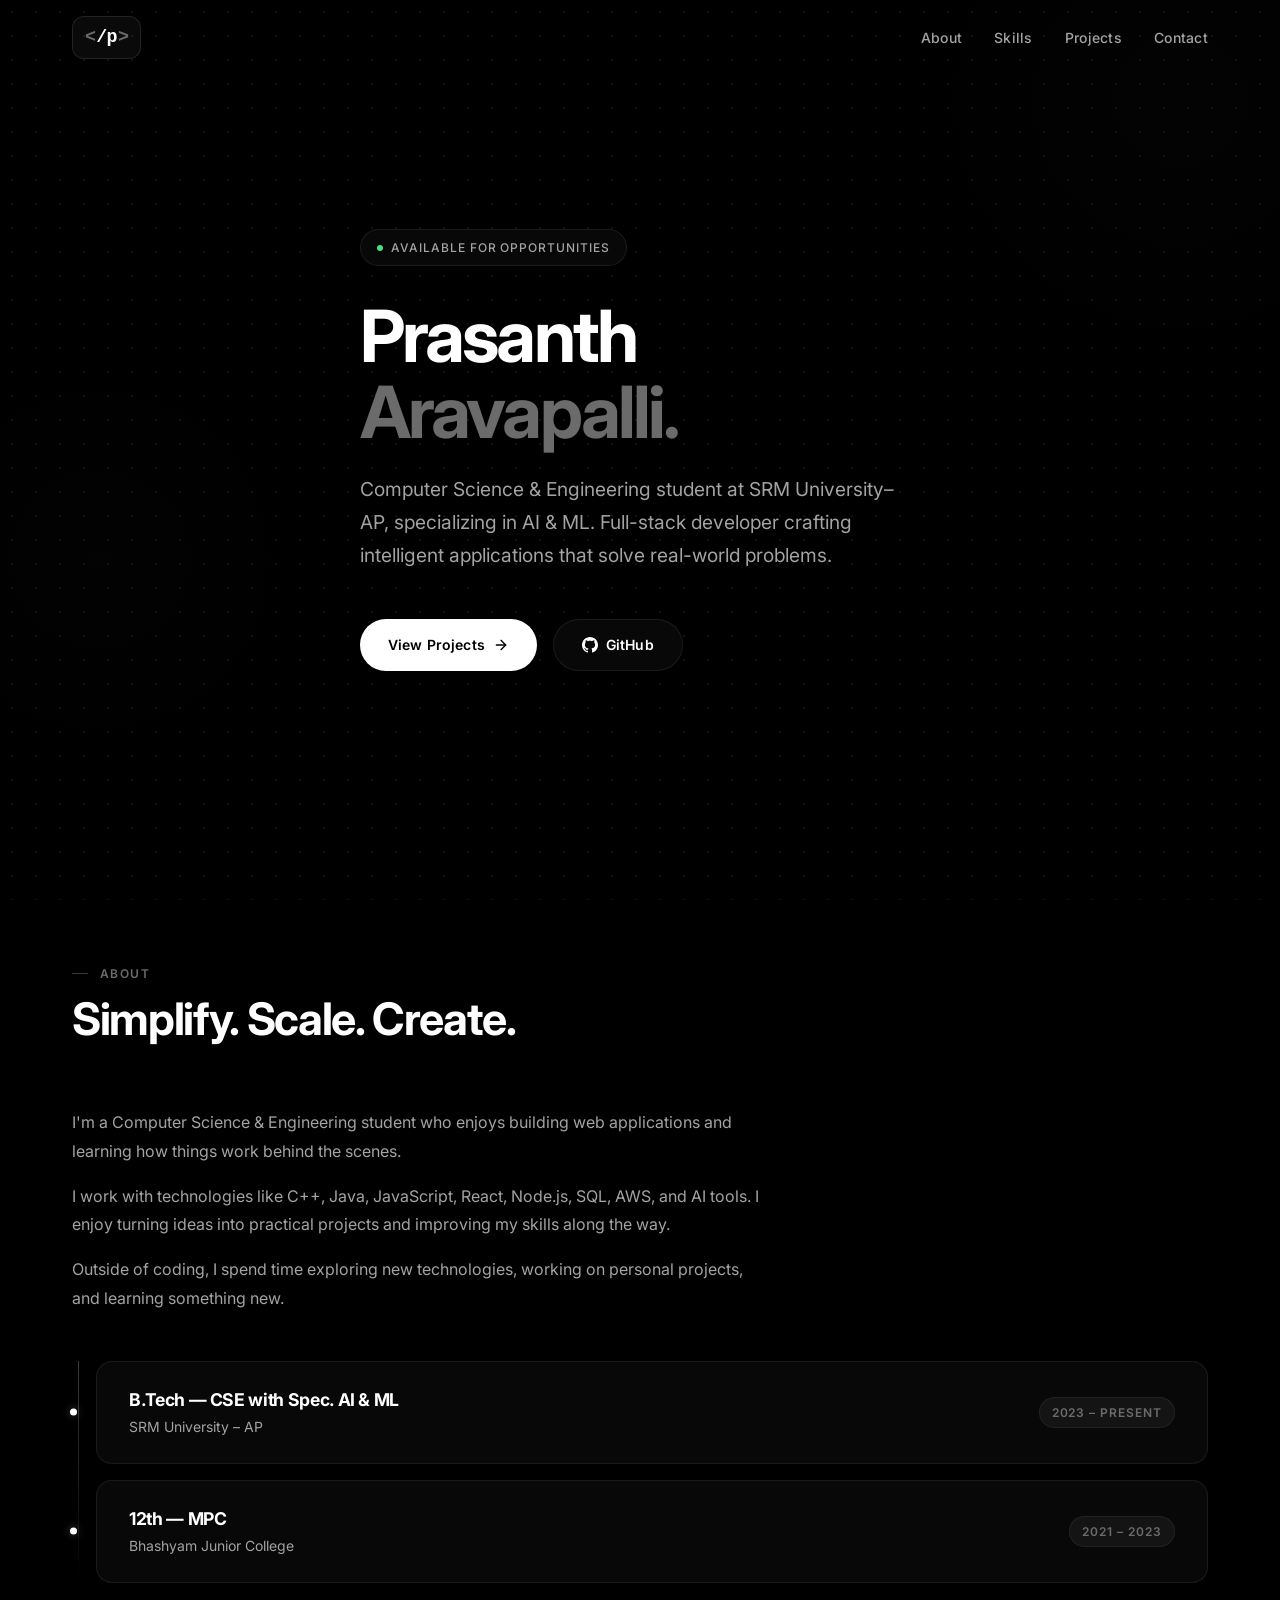
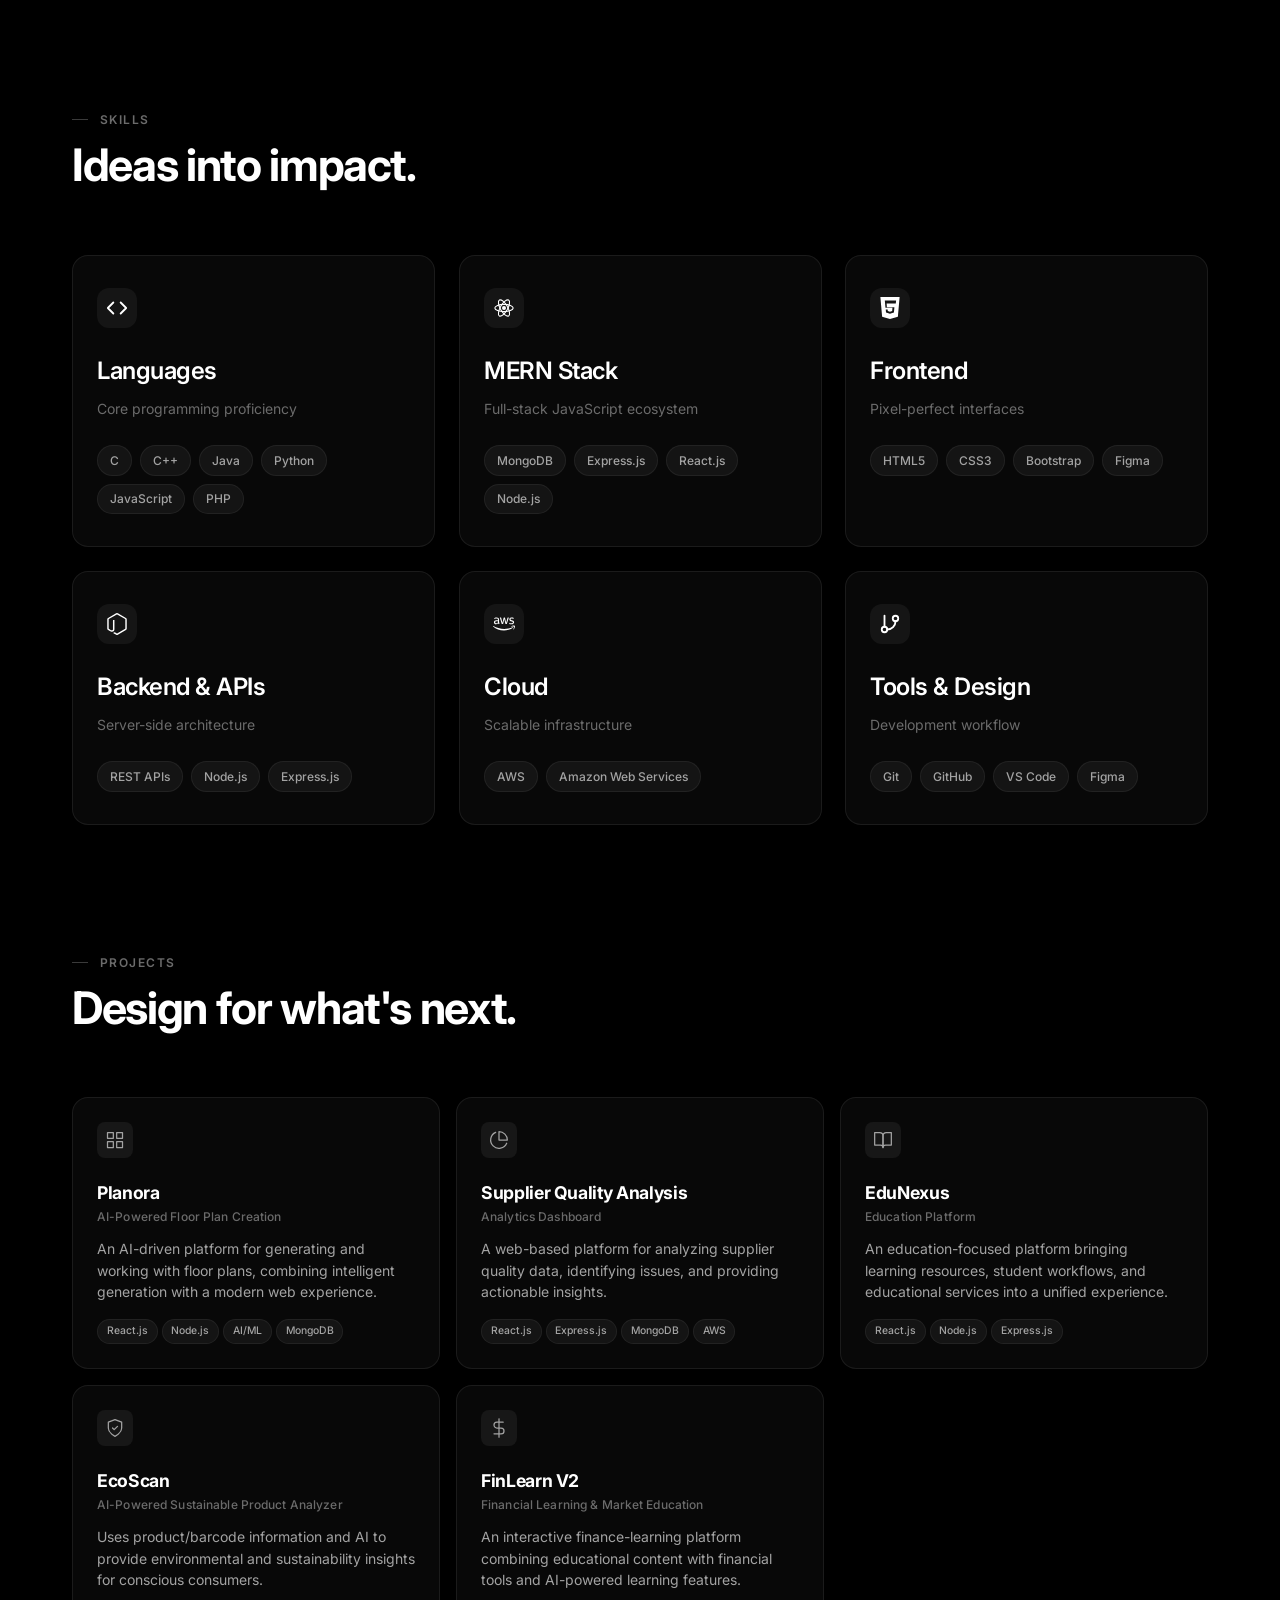
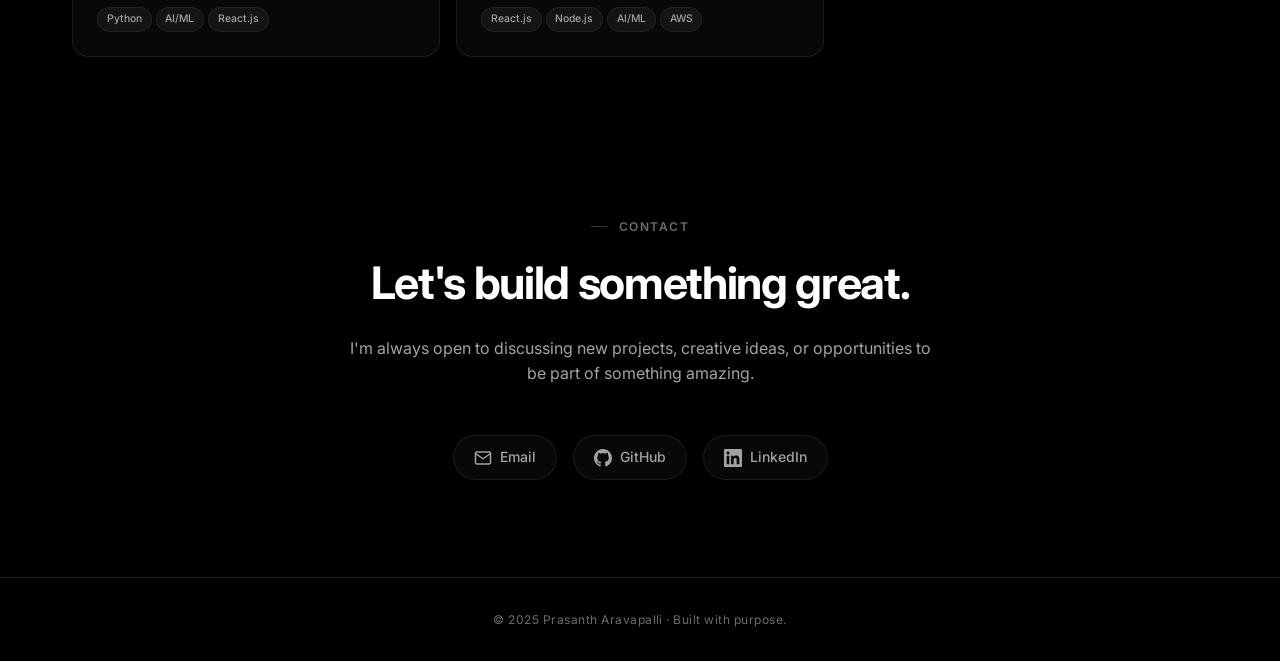
<file: index.html>
<!DOCTYPE html>
<html lang="en">
<head>
  <meta charset="UTF-8" />
  <meta name="viewport" content="width=device-width, initial-scale=1.0" />
  <title>Prasanth Aravapalli — Full-Stack Developer</title>
  <meta name="description" content="Portfolio of Prasanth Aravapalli — Computer Science & Engineering student at SRM University-AP. Full-Stack Developer specializing in MERN Stack, AI-powered applications, and cloud technologies." />

  <!-- Google Fonts — Inter -->
  <link rel="preconnect" href="https://fonts.googleapis.com" />
  <link rel="preconnect" href="https://fonts.gstatic.com" crossorigin />
  <link href="https://fonts.googleapis.com/css2?family=Inter:wght@300;400;500;600;700;800&display=swap" rel="stylesheet" />

  <!-- Styles -->
  <link rel="stylesheet" href="index.css" />

  <!-- Favicon -->
  <link rel="icon" type="image/svg+xml" href="favicon.svg" />
</head>
<body>

  <!-- Ambient Glow Effects -->
  <div class="ambient-glow ambient-glow--1" aria-hidden="true"></div>
  <div class="ambient-glow ambient-glow--2" aria-hidden="true"></div>

  <!-- Cursor Glow Effect -->
  <div class="cursor-glow" id="cursorGlow" aria-hidden="true"></div>

  <!-- ============================================================
       NAVIGATION
       ============================================================ -->
  <nav class="nav" id="nav">
    <div class="container nav__inner">
      <a href="#" class="nav__logo" aria-label="Home">
        <span class="nav__logo-badge">
          <span class="nav__logo-bracket">&lt;</span><span class="nav__logo-text">/p</span><span class="nav__logo-bracket">&gt;</span>
        </span>
      </a>

      <ul class="nav__links" id="navLinks">
        <li><a href="#about" class="nav__link">About</a></li>
        <li><a href="#skills" class="nav__link">Skills</a></li>
        <li><a href="#projects" class="nav__link">Projects</a></li>
        <li><a href="#contact" class="nav__link">Contact</a></li>
      </ul>

      <button class="nav__toggle" id="navToggle" aria-label="Toggle navigation">
        <span></span><span></span><span></span>
      </button>
    </div>
  </nav>

  <!-- ============================================================
       HERO
       ============================================================ -->
  <section class="hero" id="hero">
    <div class="container">
      <div class="hero__content">
        <div class="hero__badge glass">
          <span class="hero__badge-dot"></span>
          Available for opportunities
        </div>

        <h1 class="hero__title">
          Prasanth
          <span>Aravapalli.</span>
        </h1>

        <p class="hero__description">
          Computer Science & Engineering student at SRM University–AP, specializing in AI & ML. Full-stack developer crafting intelligent applications that solve real-world problems.
        </p>

        <div class="hero__actions">
          <a href="#projects" class="btn btn--primary">
            View Projects
            <svg class="btn__icon" viewBox="0 0 24 24" fill="none" stroke="currentColor" stroke-width="2" stroke-linecap="round" stroke-linejoin="round"><line x1="5" y1="12" x2="19" y2="12"/><polyline points="12 5 19 12 12 19"/></svg>
          </a>
          <a href="https://github.com/prash22bit" target="_blank" rel="noopener noreferrer" class="btn btn--glass">
            <svg class="btn__icon" viewBox="0 0 24 24" fill="currentColor"><path d="M12 0c-6.626 0-12 5.373-12 12 0 5.302 3.438 9.8 8.207 11.387.599.111.793-.261.793-.577v-2.234c-3.338.726-4.033-1.416-4.033-1.416-.546-1.387-1.333-1.756-1.333-1.756-1.089-.745.083-.729.083-.729 1.205.084 1.839 1.237 1.839 1.237 1.07 1.834 2.807 1.304 3.492.997.107-.775.418-1.305.762-1.604-2.665-.305-5.467-1.334-5.467-5.931 0-1.311.469-2.381 1.236-3.221-.124-.303-.535-1.524.117-3.176 0 0 1.008-.322 3.301 1.23.957-.266 1.983-.399 3.003-.404 1.02.005 2.047.138 3.006.404 2.291-1.552 3.297-1.23 3.297-1.23.653 1.653.242 2.874.118 3.176.77.84 1.235 1.911 1.235 3.221 0 4.609-2.807 5.624-5.479 5.921.43.372.823 1.102.823 2.222v3.293c0 .319.192.694.801.576 4.765-1.589 8.199-6.086 8.199-11.386 0-6.627-5.373-12-12-12z"/></svg>
            GitHub
          </a>
        </div>
      </div>
    </div>
  </section>

  <!-- ============================================================
       ABOUT
       ============================================================ -->
  <section class="section" id="about">
    <div class="container">
      <div class="section__header reveal">
        <p class="section__label">About</p>
        <h2 class="section__title">Simplify. Scale. Create.</h2>
      </div>

      <div class="about__content reveal">
  <p>
    I'm a Computer Science & Engineering student who enjoys building web applications and learning how things work behind the scenes.
  </p>
  <p>
    I work with technologies like C++, Java, JavaScript, React, Node.js, SQL, AWS, and AI tools. I enjoy turning ideas into practical projects and improving my skills along the way.
  </p>
  <p>
    Outside of coding, I spend time exploring new technologies, working on personal projects, and learning something new.
  </p>
</div>

      <div class="edu__timeline reveal-children" style="margin-top: var(--space-2xl);">

        <div class="edu-card glass">
          <div class="edu-card__dot"></div>
          <div class="edu-card__content">
            <div class="edu-card__header">
              <div>
                <h3 class="edu-card__degree">B.Tech — CSE with Spec. AI & ML</h3>
                <p class="edu-card__school">SRM University – AP</p>
              </div>
              <span class="edu-card__year">2023 – Present</span>
            </div>
          </div>
        </div>

        <div class="edu-card glass">
          <div class="edu-card__dot"></div>
          <div class="edu-card__content">
            <div class="edu-card__header">
              <div>
                <h3 class="edu-card__degree">12th — MPC</h3>
                <p class="edu-card__school">Bhashyam Junior College</p>
              </div>
              <span class="edu-card__year">2021 – 2023</span>
            </div>
          </div>
        </div>

      </div>
    </div>
  </section>

  <!-- ============================================================
       SKILLS
       ============================================================ -->
  <section class="section" id="skills">
    <div class="container">
      <div class="section__header reveal">
        <p class="section__label">Skills</p>
        <h2 class="section__title">Ideas into impact.</h2>
      </div>

      <div class="skills__grid reveal-children">

        <!-- Languages -->
        <div class="skill-card glass">
          <div class="skill-card__icon">
            <svg viewBox="0 0 24 24" width="22" height="22" fill="none" stroke="currentColor" stroke-width="2" stroke-linecap="round" stroke-linejoin="round"><polyline points="16 18 22 12 16 6"/><polyline points="8 6 2 12 8 18"/></svg>
          </div>
          <h3 class="skill-card__title">Languages</h3>
          <p class="skill-card__subtitle">Core programming proficiency</p>
          <div class="skill-card__tags">
            <span class="tag">C</span>
            <span class="tag">C++</span>
            <span class="tag">Java</span>
            <span class="tag">Python</span>
            <span class="tag">JavaScript</span>
            <span class="tag">PHP</span>
          </div>
        </div>

        <!-- MERN Stack -->
        <div class="skill-card glass">
          <div class="skill-card__icon">
            <!-- React atom icon -->
            <svg viewBox="0 0 24 24" width="22" height="22" fill="currentColor"><circle cx="12" cy="12" r="2.2"/><g fill="none" stroke="currentColor" stroke-width="1.2"><ellipse cx="12" cy="12" rx="10" ry="4"/><ellipse cx="12" cy="12" rx="10" ry="4" transform="rotate(60 12 12)"/><ellipse cx="12" cy="12" rx="10" ry="4" transform="rotate(120 12 12)"/></g></svg>
          </div>
          <h3 class="skill-card__title">MERN Stack</h3>
          <p class="skill-card__subtitle">Full-stack JavaScript ecosystem</p>
          <div class="skill-card__tags">
            <span class="tag">MongoDB</span>
            <span class="tag">Express.js</span>
            <span class="tag">React.js</span>
            <span class="tag">Node.js</span>
          </div>
        </div>

        <!-- Frontend -->
        <div class="skill-card glass">
          <div class="skill-card__icon">
            <!-- HTML5 shield -->
            <svg viewBox="0 0 24 24" width="22" height="22" fill="currentColor"><path d="M1.5 0h21l-1.91 21.563L11.977 24l-8.564-2.438L1.5 0zm7.031 9.75l-.232-2.718 10.059.003.076-.914.203-2.129.021-.222H6.345l.698 7.98h7.633l-.327 3.655-2.371.638-2.37-.638-.163-1.81H7.37l.298 3.43 4.31 1.196 4.313-1.197.46-5.248.046-.484H8.531z"/></svg>
          </div>
          <h3 class="skill-card__title">Frontend</h3>
          <p class="skill-card__subtitle">Pixel-perfect interfaces</p>
          <div class="skill-card__tags">
            <span class="tag">HTML5</span>
            <span class="tag">CSS3</span>
            <span class="tag">Bootstrap</span>
            <span class="tag">Figma</span>
          </div>
        </div>

        <!-- Backend & APIs -->
        <div class="skill-card glass">
          <div class="skill-card__icon">
            <!-- Node.js hexagon -->
            <svg viewBox="0 0 24 24" width="22" height="22" fill="currentColor"><path d="M11.998 24c-.321 0-.641-.084-.922-.247l-2.936-1.737c-.438-.245-.224-.332-.08-.383.585-.203.703-.25 1.328-.604.065-.037.151-.023.218.017l2.256 1.339a.29.29 0 00.272 0l8.795-5.076a.277.277 0 00.134-.238V6.921a.28.28 0 00-.137-.242l-8.791-5.072a.278.278 0 00-.271 0L3.075 6.68a.284.284 0 00-.139.241v10.15a.27.27 0 00.138.236l2.409 1.392c1.307.654 2.108-.116 2.108-.89V7.787c0-.142.114-.253.256-.253h1.115c.139 0 .255.112.255.253v10.021c0 1.745-.95 2.745-2.604 2.745-.509 0-.909 0-2.026-.55l-2.306-1.328A1.85 1.85 0 011.36 17.07V6.921c0-.645.344-1.248.911-1.57l8.795-5.08a1.922 1.922 0 011.866 0l8.795 5.08c.567.322.913.926.913 1.57v10.15c0 .645-.349 1.248-.913 1.569l-8.795 5.076c-.28.163-.6.247-.924.247"/></svg>
          </div>
          <h3 class="skill-card__title">Backend & APIs</h3>
          <p class="skill-card__subtitle">Server-side architecture</p>
          <div class="skill-card__tags">
            <span class="tag">REST APIs</span>
            <span class="tag">Node.js</span>
            <span class="tag">Express.js</span>
          </div>
        </div>

        <!-- Cloud -->
        <div class="skill-card glass">
          <div class="skill-card__icon">
            <!-- AWS logo -->
            <svg viewBox="0 0 24 24" width="22" height="22" fill="currentColor"><path d="M6.763 10.036c0 .296.032.535.088.71.064.176.144.368.256.576.04.063.056.127.056.183 0 .08-.048.16-.152.24l-.503.335a.383.383 0 01-.208.072c-.08 0-.16-.04-.239-.112a2.47 2.47 0 01-.287-.374 6.18 6.18 0 01-.248-.467c-.622.734-1.405 1.101-2.347 1.101-.67 0-1.205-.191-1.596-.574-.391-.384-.59-.894-.59-1.533 0-.678.239-1.23.726-1.644.487-.415 1.133-.623 1.955-.623.272 0 .551.024.846.064.296.04.6.104.918.176v-.583c0-.607-.127-1.03-.375-1.277-.255-.248-.686-.367-1.3-.367-.28 0-.568.032-.863.104a6.37 6.37 0 00-.862.288 2.3 2.3 0 01-.28.104.488.488 0 01-.127.024c-.112 0-.168-.08-.168-.247v-.391c0-.128.016-.224.056-.28a.597.597 0 01.224-.167 4.593 4.593 0 011.005-.36 4.84 4.84 0 011.214-.152c.926 0 1.596.21 2.02.631.415.422.626 1.062.626 1.922v2.531zm-3.24 1.214c.263 0 .534-.048.822-.144.287-.096.543-.271.758-.51.128-.152.224-.32.272-.512.047-.191.08-.423.08-.694v-.335a6.66 6.66 0 00-.735-.136 6.02 6.02 0 00-.75-.048c-.535 0-.926.104-1.19.32-.263.215-.39.518-.39.917 0 .375.095.655.295.846.191.2.47.296.838.296zm6.41.862c-.144 0-.24-.024-.304-.08-.064-.048-.12-.16-.168-.311L7.586 5.55a1.398 1.398 0 01-.072-.335c0-.128.064-.2.191-.2h.783c.151 0 .255.025.31.08.065.048.113.16.16.312l1.342 5.284 1.245-5.284c.04-.16.088-.264.151-.312a.549.549 0 01.32-.08h.638c.152 0 .256.025.32.08.063.048.12.16.151.312l1.261 5.348 1.381-5.348c.048-.16.104-.264.16-.312a.52.52 0 01.311-.08h.743c.127 0 .2.065.2.2 0 .04-.009.08-.017.128a1.137 1.137 0 01-.056.216l-1.923 6.17c-.048.16-.104.264-.168.312a.549.549 0 01-.311.08h-.687c-.151 0-.255-.024-.32-.08-.063-.056-.119-.16-.15-.32l-1.238-5.148-1.23 5.14c-.04.16-.087.264-.15.32-.065.056-.177.08-.32.08zm10.256.215c-.415 0-.83-.048-1.229-.143-.399-.096-.71-.2-.918-.32-.128-.071-.216-.151-.248-.222a.555.555 0 01-.048-.224v-.407c0-.167.064-.247.183-.247.048 0 .096.008.144.024.048.016.12.048.2.08.271.12.566.215.878.279.319.064.63.096.95.096.502 0 .894-.088 1.165-.264a.86.86 0 00.415-.758.777.777 0 00-.215-.559c-.144-.151-.415-.287-.807-.414l-1.157-.36c-.583-.183-1.014-.454-1.277-.813a1.902 1.902 0 01-.4-1.158c0-.335.073-.63.216-.886.144-.255.335-.479.575-.654.24-.184.51-.32.83-.415.32-.096.655-.136 1.006-.136.176 0 .359.008.535.032.183.024.35.056.518.088.16.04.312.08.455.127.144.048.256.096.336.144a.69.69 0 01.24.2.43.43 0 01.071.263v.375c0 .168-.064.256-.184.256a.83.83 0 01-.303-.096 3.652 3.652 0 00-1.532-.311c-.455 0-.815.071-1.062.223-.248.152-.375.383-.375.694 0 .224.08.416.24.567.159.152.454.304.878.44l1.134.358c.574.184.99.44 1.237.767.247.327.367.702.367 1.117 0 .343-.072.655-.207.926-.144.272-.335.511-.583.703-.248.2-.543.343-.886.447-.36.111-.734.167-1.142.167z"/><path d="M21.698 16.207c-2.626 1.94-6.442 2.969-9.722 2.969-4.598 0-8.74-1.7-11.87-4.526-.247-.224-.024-.527.271-.351 3.384 1.963 7.559 3.153 11.878 3.153 2.914 0 6.114-.607 9.06-1.852.439-.2.814.287.383.607z"/><path d="M22.792 14.961c-.336-.43-2.22-.207-3.074-.104-.255.032-.295-.192-.063-.36 1.5-1.053 3.967-.75 4.254-.399.287.36-.08 2.826-1.485 4.007-.215.184-.423.088-.327-.151.319-.79 1.03-2.57.695-2.993z"/></svg>
          </div>
          <h3 class="skill-card__title">Cloud</h3>
          <p class="skill-card__subtitle">Scalable infrastructure</p>
          <div class="skill-card__tags">
            <span class="tag">AWS</span>
            <span class="tag">Amazon Web Services</span>
          </div>
        </div>

        <!-- Tools -->
        <div class="skill-card glass">
          <div class="skill-card__icon">
            <!-- Git branch icon -->
            <svg viewBox="0 0 24 24" width="22" height="22" fill="none" stroke="currentColor" stroke-width="2" stroke-linecap="round" stroke-linejoin="round"><line x1="6" y1="3" x2="6" y2="15"/><circle cx="18" cy="6" r="3"/><circle cx="6" cy="18" r="3"/><path d="M18 9a9 9 0 0 1-9 9"/></svg>
          </div>
          <h3 class="skill-card__title">Tools & Design</h3>
          <p class="skill-card__subtitle">Development workflow</p>
          <div class="skill-card__tags">
            <span class="tag">Git</span>
            <span class="tag">GitHub</span>
            <span class="tag">VS Code</span>
            <span class="tag">Figma</span>
          </div>
        </div>

      </div>
    </div>
  </section>


  <!-- ============================================================
       PROJECTS
       ============================================================ -->
  <section class="section" id="projects">
    <div class="container">
      <div class="section__header reveal">
        <p class="section__label">Projects</p>
        <h2 class="section__title">Design for what's next.</h2>
      </div>

      <div class="projects__compact-grid reveal-children">

        <!-- Planora -->
        <a href="https://github.com/prash22bit/planora" target="_blank" rel="noopener noreferrer" class="project-mini glass">
          <div class="project-mini__header">
            <div class="project-mini__icon">
              <svg viewBox="0 0 24 24" width="20" height="20" fill="none" stroke="currentColor" stroke-width="1.5" stroke-linecap="round" stroke-linejoin="round"><rect x="3" y="3" width="7" height="7"/><rect x="14" y="3" width="7" height="7"/><rect x="3" y="14" width="7" height="7"/><rect x="14" y="14" width="7" height="7"/></svg>
            </div>
            <svg class="project-mini__arrow" viewBox="0 0 24 24" width="16" height="16" fill="none" stroke="currentColor" stroke-width="2" stroke-linecap="round" stroke-linejoin="round"><line x1="7" y1="17" x2="17" y2="7"/><polyline points="7 7 17 7 17 17"/></svg>
          </div>
          <h3 class="project-mini__title">Planora</h3>
          <p class="project-mini__subtitle">AI-Powered Floor Plan Creation</p>
          <p class="project-mini__desc">An AI-driven platform for generating and working with floor plans, combining intelligent generation with a modern web experience.</p>
          <div class="project-mini__techs">
            <span class="tag">React.js</span>
            <span class="tag">Node.js</span>
            <span class="tag">AI/ML</span>
            <span class="tag">MongoDB</span>
          </div>
        </a>

        <!-- Supplier Quality Analysis Portal -->
        <a href="https://github.com/prash22bit/supplier-portal" target="_blank" rel="noopener noreferrer" class="project-mini glass">
          <div class="project-mini__header">
            <div class="project-mini__icon">
              <svg viewBox="0 0 24 24" width="20" height="20" fill="none" stroke="currentColor" stroke-width="1.5" stroke-linecap="round" stroke-linejoin="round"><path d="M21.21 15.89A10 10 0 1 1 8 2.83"/><path d="M22 12A10 10 0 0 0 12 2v10z"/></svg>
            </div>
            <svg class="project-mini__arrow" viewBox="0 0 24 24" width="16" height="16" fill="none" stroke="currentColor" stroke-width="2" stroke-linecap="round" stroke-linejoin="round"><line x1="7" y1="17" x2="17" y2="7"/><polyline points="7 7 17 7 17 17"/></svg>
          </div>
          <h3 class="project-mini__title">Supplier Quality Analysis</h3>
          <p class="project-mini__subtitle">Analytics Dashboard</p>
          <p class="project-mini__desc">A web-based platform for analyzing supplier quality data, identifying issues, and providing actionable insights.</p>
          <div class="project-mini__techs">
            <span class="tag">React.js</span>
            <span class="tag">Express.js</span>
            <span class="tag">MongoDB</span>
            <span class="tag">AWS</span>
          </div>
        </a>

        <!-- EduNexus -->
        <a href="https://edunexusv2.vercel.app/auth" target="_blank" rel="noopener noreferrer" class="project-mini glass">
          <div class="project-mini__header">
            <div class="project-mini__icon">
              <svg viewBox="0 0 24 24" width="20" height="20" fill="none" stroke="currentColor" stroke-width="1.5" stroke-linecap="round" stroke-linejoin="round"><path d="M2 3h6a4 4 0 0 1 4 4v14a3 3 0 0 0-3-3H2z"/><path d="M22 3h-6a4 4 0 0 0-4 4v14a3 3 0 0 1 3-3h7z"/></svg>
            </div>
            <svg class="project-mini__arrow" viewBox="0 0 24 24" width="16" height="16" fill="none" stroke="currentColor" stroke-width="2" stroke-linecap="round" stroke-linejoin="round"><line x1="7" y1="17" x2="17" y2="7"/><polyline points="7 7 17 7 17 17"/></svg>
          </div>
          <h3 class="project-mini__title">EduNexus</h3>
          <p class="project-mini__subtitle">Education Platform</p>
          <p class="project-mini__desc">An education-focused platform bringing learning resources, student workflows, and educational services into a unified experience.</p>
          <div class="project-mini__techs">
            <span class="tag">React.js</span>
            <span class="tag">Node.js</span>
            <span class="tag">Express.js</span>
          </div>
        </a>

        <!-- EcoScan -->
        <a href="https://ecoscanv01.vercel.app/" target="_blank" rel="noopener noreferrer" class="project-mini glass">
          <div class="project-mini__header">
            <div class="project-mini__icon">
              <svg viewBox="0 0 24 24" width="20" height="20" fill="none" stroke="currentColor" stroke-width="1.5" stroke-linecap="round" stroke-linejoin="round"><path d="M12 22s8-4 8-10V5l-8-3-8 3v7c0 6 8 10 8 10z"/><path d="M9 12l2 2 4-4"/></svg>
            </div>
            <svg class="project-mini__arrow" viewBox="0 0 24 24" width="16" height="16" fill="none" stroke="currentColor" stroke-width="2" stroke-linecap="round" stroke-linejoin="round"><line x1="7" y1="17" x2="17" y2="7"/><polyline points="7 7 17 7 17 17"/></svg>
          </div>
          <h3 class="project-mini__title">EcoScan</h3>
          <p class="project-mini__subtitle">AI-Powered Sustainable Product Analyzer</p>
          <p class="project-mini__desc">Uses product/barcode information and AI to provide environmental and sustainability insights for conscious consumers.</p>
          <div class="project-mini__techs">
            <span class="tag">Python</span>
            <span class="tag">AI/ML</span>
            <span class="tag">React.js</span>
          </div>
        </a>

        <!-- FinLearn V2 -->
        <a href="https://finance-learning-platform-v2.vercel.app/" target="_blank" rel="noopener noreferrer" class="project-mini glass">
          <div class="project-mini__header">
            <div class="project-mini__icon">
              <svg viewBox="0 0 24 24" width="20" height="20" fill="none" stroke="currentColor" stroke-width="1.5" stroke-linecap="round" stroke-linejoin="round"><line x1="12" y1="1" x2="12" y2="23"/><path d="M17 5H9.5a3.5 3.5 0 0 0 0 7h5a3.5 3.5 0 0 1 0 7H6"/></svg>
            </div>
            <svg class="project-mini__arrow" viewBox="0 0 24 24" width="16" height="16" fill="none" stroke="currentColor" stroke-width="2" stroke-linecap="round" stroke-linejoin="round"><line x1="7" y1="17" x2="17" y2="7"/><polyline points="7 7 17 7 17 17"/></svg>
          </div>
          <h3 class="project-mini__title">FinLearn V2</h3>
          <p class="project-mini__subtitle">Financial Learning & Market Education</p>
          <p class="project-mini__desc">An interactive finance-learning platform combining educational content with financial tools and AI-powered learning features.</p>
          <div class="project-mini__techs">
            <span class="tag">React.js</span>
            <span class="tag">Node.js</span>
            <span class="tag">AI/ML</span>
            <span class="tag">AWS</span>
          </div>
        </a>

      </div>

    </div>
  </section>


  <!-- ============================================================
       CONTACT
       ============================================================ -->
  <section class="contact" id="contact">
    <div class="container">
      <div class="contact__inner reveal">
        <p class="section__label" style="justify-content: center;">Contact</p>
        <h2 class="contact__title">Let's build something great.</h2>
        <p class="contact__desc">
          I'm always open to discussing new projects, creative ideas, or opportunities to be part of something amazing.
        </p>
        <div class="contact__links">
          <a href="mailto:prasantharavapalli26@gmail.com" class="contact__link glass">
            <svg viewBox="0 0 24 24" fill="none" stroke="currentColor" stroke-width="2" stroke-linecap="round" stroke-linejoin="round"><path d="M4 4h16c1.1 0 2 .9 2 2v12c0 1.1-.9 2-2 2H4c-1.1 0-2-.9-2-2V6c0-1.1.9-2 2-2z"/><polyline points="22,6 12,13 2,6"/></svg>
            Email
          </a>
          <a href="https://github.com/prash22bit" target="_blank" rel="noopener noreferrer" class="contact__link glass">
            <svg viewBox="0 0 24 24" fill="currentColor"><path d="M12 0c-6.626 0-12 5.373-12 12 0 5.302 3.438 9.8 8.207 11.387.599.111.793-.261.793-.577v-2.234c-3.338.726-4.033-1.416-4.033-1.416-.546-1.387-1.333-1.756-1.333-1.756-1.089-.745.083-.729.083-.729 1.205.084 1.839 1.237 1.839 1.237 1.07 1.834 2.807 1.304 3.492.997.107-.775.418-1.305.762-1.604-2.665-.305-5.467-1.334-5.467-5.931 0-1.311.469-2.381 1.236-3.221-.124-.303-.535-1.524.117-3.176 0 0 1.008-.322 3.301 1.23.957-.266 1.983-.399 3.003-.404 1.02.005 2.047.138 3.006.404 2.291-1.552 3.297-1.23 3.297-1.23.653 1.653.242 2.874.118 3.176.77.84 1.235 1.911 1.235 3.221 0 4.609-2.807 5.624-5.479 5.921.43.372.823 1.102.823 2.222v3.293c0 .319.192.694.801.576 4.765-1.589 8.199-6.086 8.199-11.386 0-6.627-5.373-12-12-12z"/></svg>
            GitHub
          </a>
          <a href="https://www.linkedin.com/in/prasanth-aravapalli-867178291/" target="_blank" rel="noopener noreferrer" class="contact__link glass">
            <svg viewBox="0 0 24 24" fill="currentColor"><path d="M20.447 20.452h-3.554v-5.569c0-1.328-.027-3.037-1.852-3.037-1.853 0-2.136 1.445-2.136 2.939v5.667H9.351V9h3.414v1.561h.046c.477-.9 1.637-1.85 3.37-1.85 3.601 0 4.267 2.37 4.267 5.455v6.286zM5.337 7.433c-1.144 0-2.063-.926-2.063-2.065 0-1.138.92-2.063 2.063-2.063 1.14 0 2.064.925 2.064 2.063 0 1.139-.925 2.065-2.064 2.065zm1.782 13.019H3.555V9h3.564v11.452zM22.225 0H1.771C.792 0 0 .774 0 1.729v20.542C0 23.227.792 24 1.771 24h20.451C23.2 24 24 23.227 24 22.271V1.729C24 .774 23.2 0 22.222 0h.003z"/></svg>
            LinkedIn
          </a>
        </div>
      </div>
    </div>
  </section>

  <!-- ============================================================
       FOOTER
       ============================================================ -->
  <footer class="footer">
    <div class="container">
      <p class="footer__text">
        © 2025 Prasanth Aravapalli · Built with purpose.
      </p>
    </div>
  </footer>

  <!-- ============================================================
       JAVASCRIPT
       ============================================================ -->
  <script src="main.js"></script>
</body>
</html>
</file>
<file: index.css>
/* ============================================================
   DESIGN SYSTEM — Monochrome Glassmorphism Portfolio
   ============================================================ */

/* ---------- CSS Custom Properties (Tokens) ---------- */
:root {
  /* Color System */
  --clr-bg: #000000;
  --clr-surface: #0a0a0a;
  --clr-elevated: #111111;
  --clr-border: #1f1f1f;
  --clr-muted: #2a2a2a;
  --clr-subtle: #3a3a3a;
  --clr-text-primary: #ffffff;
  --clr-text-secondary: #a3a3a3;
  --clr-text-muted: #6b6b6b;
  --clr-accent: #ffffff;

  /* Glass */
  --glass-bg: rgba(255, 255, 255, 0.03);
  --glass-border: rgba(255, 255, 255, 0.08);
  --glass-blur: 10px;
  --glass-hover-bg: rgba(255, 255, 255, 0.06);

  /* Typography */
  --font-family: 'Inter', system-ui, -apple-system, sans-serif;
  --fs-h1: clamp(2.8rem, 6vw, 4.5rem);
  --fs-h2: clamp(1.8rem, 3.5vw, 3rem);
  --fs-h3: clamp(1.25rem, 2vw, 2rem);
  --fs-h4: 1.5rem;
  --fs-body: 1rem;
  --fs-small: 0.875rem;
  --fs-caption: 0.75rem;

  /* Spacing */
  --space-xs: 0.5rem;
  --space-sm: 0.75rem;
  --space-md: 1rem;
  --space-lg: 1.5rem;
  --space-xl: 2rem;
  --space-2xl: 3rem;
  --space-3xl: 4rem;
  --space-4xl: 6rem;

  /* Radius */
  --radius-sm: 8px;
  --radius-md: 12px;
  --radius-lg: 16px;
  --radius-xl: 24px;
  --radius-full: 9999px;

  /* Transitions */
  --ease-out: cubic-bezier(0.16, 1, 0.3, 1);
  --transition-fast: 0.2s var(--ease-out);
  --transition-medium: 0.4s var(--ease-out);
  --transition-slow: 0.6s var(--ease-out);
}

/* ---------- Reset & Base ---------- */
*,
*::before,
*::after {
  margin: 0;
  padding: 0;
  box-sizing: border-box;
}

html {
  /* Removed scroll-behavior: smooth to eliminate mouse-wheel and trackpad lag/stuck feeling */
  -webkit-font-smoothing: antialiased;
  -moz-osx-font-smoothing: grayscale;
}

body {
  font-family: var(--font-family);
  background: var(--clr-bg);
  color: var(--clr-text-primary);
  font-size: var(--fs-body);
  line-height: 1.6;
  overflow-x: hidden;
  position: relative;
}

/* ---------- Dot Background Texture ---------- */
body::before {
  content: '';
  position: fixed;
  inset: 0;
  background-image: radial-gradient(circle, rgba(255, 255, 255, 0.07) 1.2px, transparent 1.2px);
  background-size: 24px 24px;
  pointer-events: none;
  z-index: 0;
  transform: translateZ(0);
  backface-visibility: hidden;
  will-change: transform;
}

/* Ambient glow blobs - GPU accelerated without heavy 120px filter blur */
.ambient-glow {
  position: fixed;
  border-radius: 50%;
  pointer-events: none;
  z-index: 0;
  opacity: 0.35;
  transform: translateZ(0);
  backface-visibility: hidden;
}

.ambient-glow--1 {
  width: 600px;
  height: 600px;
  background: radial-gradient(circle, rgba(255, 255, 255, 0.045) 0%, rgba(255, 255, 255, 0.015) 45%, transparent 70%);
  top: -200px;
  right: -200px;
  animation: float-glow 20s ease-in-out infinite;
  will-change: transform;
}

.ambient-glow--2 {
  width: 500px;
  height: 500px;
  background: radial-gradient(circle, rgba(255, 255, 255, 0.035) 0%, rgba(255, 255, 255, 0.01) 45%, transparent 70%);
  bottom: 10%;
  left: -150px;
  animation: float-glow 25s ease-in-out infinite reverse;
  will-change: transform;
}

@keyframes float-glow {

  0%,
  100% {
    transform: translate3d(0, 0, 0) scale(1);
  }

  33% {
    transform: translate3d(30px, -20px, 0) scale(1.05);
  }

  66% {
    transform: translate3d(-15px, 15px, 0) scale(0.97);
  }
}

/* ---------- Utility ---------- */
.container {
  max-width: 1200px;
  margin: 0 auto;
  padding: 0 var(--space-xl);
  position: relative;
  z-index: 1;
}

a {
  color: inherit;
  text-decoration: none;
}

img {
  display: block;
  max-width: 100%;
}

/* ---------- Glass Card Mixin ---------- */
.glass {
  background: var(--glass-bg);
  backdrop-filter: blur(var(--glass-blur));
  -webkit-backdrop-filter: blur(var(--glass-blur));
  border: 1px solid var(--glass-border);
  border-radius: var(--radius-lg);
  transform: translateZ(0);
  backface-visibility: hidden;
  transition: background var(--transition-fast), border-color var(--transition-fast), transform var(--transition-fast), box-shadow var(--transition-fast);
}

.glass:hover {
  background: var(--glass-hover-bg);
  border-color: rgba(255, 255, 255, 0.12);
  box-shadow: 0 8px 32px rgba(0, 0, 0, 0.3);
}

/* ============================================================
   NAVIGATION
   ============================================================ */
.nav {
  position: fixed;
  top: 0;
  left: 0;
  right: 0;
  z-index: 100;
  padding: var(--space-md) 0;
  transform: translateZ(0);
  transition: background var(--transition-fast), border-color var(--transition-fast);
}

.nav.scrolled {
  background: rgba(0, 0, 0, 0.75);
  backdrop-filter: blur(12px);
  -webkit-backdrop-filter: blur(12px);
  border-bottom: 1px solid var(--glass-border);
}

.nav__inner {
  display: flex;
  align-items: center;
  justify-content: space-between;
}

.nav__logo {
  display: inline-flex;
  align-items: center;
  text-decoration: none;
}

.nav__logo-badge {
  display: inline-flex;
  align-items: center;
  padding: 0.35rem 0.75rem;
  border-radius: var(--radius-md);
  background: rgba(255, 255, 255, 0.04);
  border: 1px solid rgba(255, 255, 255, 0.1);
  font-family: ui-monospace, 'SF Mono', 'Fira Code', 'Cascadia Code', Menlo, Consolas, monospace;
  font-size: 1.15rem;
  font-weight: 800;
  letter-spacing: -0.04em;
  transition: background var(--transition-fast), border-color var(--transition-fast), transform var(--transition-fast), box-shadow var(--transition-fast);
}

.nav__logo:hover .nav__logo-badge {
  background: rgba(255, 255, 255, 0.08);
  border-color: rgba(255, 255, 255, 0.2);
  transform: translateY(-1px);
  box-shadow: 0 4px 16px rgba(0, 0, 0, 0.4);
}

.nav__logo:active .nav__logo-badge {
  transform: scale(0.96);
}

.nav__logo-bracket {
  color: var(--clr-text-muted);
  transition: color var(--transition-fast);
}

.nav__logo-text {
  color: var(--clr-text-primary);
  margin: 0 1px;
}

.nav__logo:hover .nav__logo-bracket {
  color: var(--clr-text-secondary);
}

@keyframes pulse-dot {

  0%,
  100% {
    opacity: 1;
    transform: scale(1);
  }

  50% {
    opacity: 0.5;
    transform: scale(0.8);
  }
}

.nav__links {
  display: flex;
  list-style: none;
  gap: var(--space-xl);
}

.nav__link {
  font-size: var(--fs-small);
  color: var(--clr-text-secondary);
  font-weight: 500;
  letter-spacing: 0.02em;
  transition: color var(--transition-fast);
  position: relative;
}

.nav__link::after {
  content: '';
  position: absolute;
  bottom: -4px;
  left: 0;
  width: 0;
  height: 1px;
  background: var(--clr-text-primary);
  transition: width var(--transition-medium);
}

.nav__link:hover,
.nav__link.active {
  color: var(--clr-text-primary);
}

.nav__link:hover::after,
.nav__link.active::after {
  width: 100%;
}

/* Mobile menu toggle */
.nav__toggle {
  display: none;
  flex-direction: column;
  gap: 5px;
  background: none;
  border: none;
  cursor: pointer;
  padding: 4px;
}

.nav__toggle span {
  display: block;
  width: 24px;
  height: 2px;
  background: var(--clr-text-primary);
  border-radius: 2px;
  transition: transform var(--transition-fast), opacity var(--transition-fast);
}

.nav__toggle.active span:nth-child(1) {
  transform: rotate(45deg) translate(5px, 5px);
}

.nav__toggle.active span:nth-child(2) {
  opacity: 0;
}

.nav__toggle.active span:nth-child(3) {
  transform: rotate(-45deg) translate(5px, -5px);
}

/* ============================================================
   HERO
   ============================================================ */
.hero {
  min-height: 100vh;
  display: flex;
  align-items: center;
  padding: var(--space-4xl) 0;
  position: relative;
}

.hero__content {
  max-width: 800px;
}

.hero__badge {
  display: inline-flex;
  align-items: center;
  gap: var(--space-xs);
  padding: var(--space-xs) var(--space-md);
  border-radius: var(--radius-full);
  font-size: var(--fs-caption);
  font-weight: 500;
  letter-spacing: 0.08em;
  text-transform: uppercase;
  color: var(--clr-text-secondary);
  margin-bottom: var(--space-xl);
  opacity: 0;
  animation: fade-up 0.8s var(--ease-out) 0.2s forwards;
}

.hero__badge-dot {
  width: 6px;
  height: 6px;
  background: #4ade80;
  border-radius: 50%;
  animation: pulse-dot 2s ease-in-out infinite;
}

.hero__title {
  font-size: var(--fs-h1);
  font-weight: 700;
  line-height: 1.05;
  letter-spacing: -0.04em;
  margin-bottom: var(--space-lg);
  opacity: 0;
  animation: fade-up 0.8s var(--ease-out) 0.4s forwards;
}

.hero__title span {
  display: block;
  color: var(--clr-text-muted);
}

.hero__description {
  font-size: clamp(1rem, 1.5vw, 1.25rem);
  color: var(--clr-text-secondary);
  max-width: 560px;
  line-height: 1.7;
  margin-bottom: var(--space-2xl);
  opacity: 0;
  animation: fade-up 0.8s var(--ease-out) 0.6s forwards;
}

.hero__actions {
  display: flex;
  gap: var(--space-md);
  flex-wrap: wrap;
  opacity: 0;
  animation: fade-up 0.8s var(--ease-out) 0.8s forwards;
}

/* Buttons */
.btn {
  display: inline-flex;
  align-items: center;
  gap: var(--space-xs);
  padding: 0.85rem 1.75rem;
  font-family: var(--font-family);
  font-size: var(--fs-small);
  font-weight: 600;
  border: none;
  border-radius: var(--radius-full);
  cursor: pointer;
  transition: all var(--transition-fast);
  letter-spacing: 0.01em;
}

.btn--primary {
  background: var(--clr-text-primary);
  color: var(--clr-bg);
}

.btn--primary:hover {
  transform: translateY(-2px);
  box-shadow: 0 8px 24px rgba(255, 255, 255, 0.15);
}

.btn--glass {
  background: var(--glass-bg);
  color: var(--clr-text-primary);
  border: 1px solid var(--glass-border);
  backdrop-filter: blur(var(--glass-blur));
  -webkit-backdrop-filter: blur(var(--glass-blur));
}

.btn--glass:hover {
  background: var(--glass-hover-bg);
  border-color: rgba(255, 255, 255, 0.15);
  transform: translateY(-2px);
}

.btn__icon {
  width: 16px;
  height: 16px;
}

/* ============================================================
   SECTION COMMON
   ============================================================ */
.section {
  padding: var(--space-3xl) 0;
  position: relative;
  z-index: 1;
}

.section__header {
  margin-bottom: var(--space-3xl);
}

.section__label {
  font-size: var(--fs-caption);
  font-weight: 600;
  letter-spacing: 0.12em;
  text-transform: uppercase;
  color: var(--clr-text-muted);
  margin-bottom: var(--space-sm);
  display: flex;
  align-items: center;
  gap: var(--space-sm);
}

.section__label::before {
  content: '';
  width: 16px;
  height: 1px;
  background: var(--clr-subtle);
}

.section__title {
  font-size: var(--fs-h2);
  font-weight: 700;
  letter-spacing: -0.03em;
  line-height: 1.1;
}

.section__divider {
  display: none;
}

/* ============================================================
   ABOUT
   ============================================================ */
.about__content {
  max-width: 700px;
}

.about__content p {
  color: var(--clr-text-secondary);
  line-height: 1.8;
  margin-bottom: var(--space-md);
  font-size: clamp(1rem, 1.2vw, 1.1rem);
}

/* ============================================================
   SKILLS
   ============================================================ */
.skills__grid {
  display: grid;
  grid-template-columns: repeat(auto-fit, minmax(280px, 1fr));
  gap: var(--space-lg);
}

.skill-card {
  padding: var(--space-xl) var(--space-lg);
  position: relative;
  overflow: hidden;
}

.skill-card::before {
  content: '';
  position: absolute;
  top: 0;
  left: 0;
  right: 0;
  height: 1px;
  background: linear-gradient(90deg, transparent, rgba(255, 255, 255, 0.1), transparent);
  opacity: 0;
  transition: opacity var(--transition-fast);
}

.skill-card:hover::before {
  opacity: 1;
}

.skill-card__icon {
  width: 40px;
  height: 40px;
  border-radius: var(--radius-md);
  background: rgba(255, 255, 255, 0.05);
  display: flex;
  align-items: center;
  justify-content: center;
  margin-bottom: var(--space-lg);
  font-size: 1.25rem;
}

.skill-card__title {
  font-size: var(--fs-h4);
  font-weight: 600;
  letter-spacing: -0.02em;
  margin-bottom: var(--space-xs);
}

.skill-card__subtitle {
  font-size: var(--fs-small);
  color: var(--clr-text-muted);
  margin-bottom: var(--space-lg);
}

.skill-card__tags {
  display: flex;
  flex-wrap: wrap;
  gap: var(--space-xs);
}

.tag {
  padding: 0.3rem 0.75rem;
  font-size: var(--fs-caption);
  font-weight: 500;
  border-radius: var(--radius-full);
  background: rgba(255, 255, 255, 0.05);
  color: var(--clr-text-secondary);
  border: 1px solid rgba(255, 255, 255, 0.06);
  transition: all var(--transition-fast);
}

.tag:hover {
  background: rgba(255, 255, 255, 0.1);
  color: var(--clr-text-primary);
  border-color: rgba(255, 255, 255, 0.15);
  transform: translateY(-1px);
}

/* ============================================================
   PROJECTS — Compact Mini Cards
   ============================================================ */
.projects__compact-grid {
  display: grid;
  grid-template-columns: repeat(3, 1fr);
  gap: var(--space-md);
}

.project-mini {
  display: flex;
  flex-direction: column;
  padding: var(--space-lg);
  cursor: pointer;
  position: relative;
  overflow: hidden;
  text-decoration: none;
  color: inherit;
}

.project-mini:hover {
  transform: translateY(-4px);
  border-color: rgba(255, 255, 255, 0.15);
  box-shadow: 0 12px 40px rgba(0, 0, 0, 0.4), 0 0 0 1px rgba(255, 255, 255, 0.06);
}

.project-mini__header {
  display: flex;
  align-items: center;
  justify-content: space-between;
  margin-bottom: var(--space-lg);
}

.project-mini__icon {
  width: 36px;
  height: 36px;
  border-radius: var(--radius-sm);
  background: rgba(255, 255, 255, 0.06);
  display: flex;
  align-items: center;
  justify-content: center;
  color: var(--clr-text-secondary);
  transition: background var(--transition-fast), color var(--transition-fast);
}

.project-mini:hover .project-mini__icon {
  background: rgba(255, 255, 255, 0.1);
  color: var(--clr-text-primary);
}

.project-mini__arrow {
  color: var(--clr-text-muted);
  opacity: 0;
  transform: translate(-4px, 4px);
  transition: opacity var(--transition-fast), transform var(--transition-fast), color var(--transition-fast);
}

.project-mini:hover .project-mini__arrow {
  opacity: 1;
  transform: translate(0, 0);
  color: var(--clr-text-primary);
}

.project-mini__title {
  font-size: 1.1rem;
  font-weight: 700;
  letter-spacing: -0.02em;
  margin-bottom: 2px;
  line-height: 1.3;
}

.project-mini__subtitle {
  font-size: var(--fs-caption);
  color: var(--clr-text-muted);
  font-weight: 500;
  margin-bottom: var(--space-sm);
  letter-spacing: 0.01em;
}

.project-mini__desc {
  font-size: var(--fs-small);
  color: var(--clr-text-secondary);
  line-height: 1.55;
  margin-bottom: var(--space-md);
  flex: 1;
  display: -webkit-box;
  -webkit-line-clamp: 3;
  -webkit-box-orient: vertical;
  overflow: hidden;
}

.project-mini__techs {
  display: flex;
  flex-wrap: wrap;
  gap: 4px;
  margin-top: auto;
}

.project-mini__techs .tag {
  font-size: 0.65rem;
  padding: 0.2rem 0.55rem;
}

/* ============================================================
   EDUCATION
   ============================================================ */
.edu__timeline {
  display: flex;
  flex-direction: column;
  gap: var(--space-md);
  position: relative;
  padding-left: var(--space-lg);
}

.edu__timeline::before {
  content: '';
  position: absolute;
  left: 6px;
  top: 0;
  bottom: 0;
  width: 1px;
  background: linear-gradient(180deg, var(--clr-subtle), transparent);
}

.edu-card {
  padding: var(--space-lg) var(--space-xl);
  position: relative;
}

.edu-card__dot {
  position: absolute;
  left: calc(-1 * var(--space-lg) - 3px);
  top: 50%;
  transform: translateY(-50%);
  width: 7px;
  height: 7px;
  border-radius: 50%;
  background: var(--clr-text-primary);
  box-shadow: 0 0 8px rgba(255, 255, 255, 0.3);
}

.edu-card__header {
  display: flex;
  align-items: center;
  justify-content: space-between;
  gap: var(--space-lg);
}

.edu-card__degree {
  font-size: 1.1rem;
  font-weight: 700;
  letter-spacing: -0.02em;
  margin-bottom: 2px;
}

.edu-card__school {
  font-size: var(--fs-small);
  color: var(--clr-text-secondary);
}

.edu-card__year {
  font-size: var(--fs-caption);
  font-weight: 600;
  color: var(--clr-text-muted);
  text-transform: uppercase;
  letter-spacing: 0.08em;
  white-space: nowrap;
  padding: 0.3rem 0.75rem;
  background: rgba(255, 255, 255, 0.05);
  border-radius: var(--radius-full);
  border: 1px solid rgba(255, 255, 255, 0.06);
}

/* ============================================================
   CONTACT / FOOTER
   ============================================================ */
.contact {
  padding: var(--space-4xl) 0;
}

.contact__inner {
  text-align: center;
  max-width: 600px;
  margin: 0 auto;
}

.contact__title {
  font-size: var(--fs-h2);
  font-weight: 700;
  letter-spacing: -0.03em;
  margin-bottom: var(--space-md);
}

.contact__desc {
  color: var(--clr-text-secondary);
  margin-bottom: var(--space-2xl);
}

.contact__links {
  display: flex;
  justify-content: center;
  gap: var(--space-md);
  flex-wrap: wrap;
}

.contact__link {
  display: inline-flex;
  align-items: center;
  gap: var(--space-xs);
  padding: 0.65rem 1.25rem;
  font-size: var(--fs-small);
  font-weight: 500;
  color: var(--clr-text-secondary);
  border-radius: var(--radius-full);
  transition: all var(--transition-fast);
}

.contact__link:hover {
  color: var(--clr-text-primary);
  background: var(--glass-hover-bg);
  transform: translateY(-2px);
}

.contact__link svg {
  width: 18px;
  height: 18px;
}

.footer {
  border-top: 1px solid var(--clr-border);
  padding: var(--space-xl) 0;
  text-align: center;
}

.footer__text {
  font-size: var(--fs-caption);
  color: var(--clr-text-muted);
  letter-spacing: 0.04em;
}

/* ============================================================
   SCROLL ANIMATIONS
   ============================================================ */
@keyframes fade-up {
  from {
    opacity: 0;
    transform: translateY(24px);
  }

  to {
    opacity: 1;
    transform: translateY(0);
  }
}

.reveal {
  opacity: 0;
  transform: translate3d(0, 20px, 0);
  transition: opacity 0.45s var(--ease-out), transform 0.45s var(--ease-out);
  will-change: opacity, transform;
}

.reveal.visible {
  opacity: 1;
  transform: translate3d(0, 0, 0);
}

/* Stagger children */
.reveal-children>* {
  opacity: 0;
  transform: translate3d(0, 16px, 0);
  transition: opacity 0.4s var(--ease-out), transform 0.4s var(--ease-out);
  will-change: opacity, transform;
}

.reveal-children.visible>*:nth-child(1) {
  transition-delay: 0.04s;
}

.reveal-children.visible>*:nth-child(2) {
  transition-delay: 0.08s;
}

.reveal-children.visible>*:nth-child(3) {
  transition-delay: 0.12s;
}

.reveal-children.visible>*:nth-child(4) {
  transition-delay: 0.16s;
}

.reveal-children.visible>*:nth-child(5) {
  transition-delay: 0.20s;
}

.reveal-children.visible>*:nth-child(6) {
  transition-delay: 0.24s;
}

.reveal-children.visible>* {
  opacity: 1;
  transform: translate3d(0, 0, 0);
}

/* ============================================================
   CURSOR GLOW (GPU-accelerated, premium spotlight)
   ============================================================ */
.cursor-glow {
  position: fixed;
  top: 0;
  left: 0;
  width: 500px;
  height: 500px;
  margin-top: -250px;
  margin-left: -250px;
  border-radius: 50%;
  background: radial-gradient(circle, rgba(255, 255, 255, 0.15) 0%, rgba(255, 255, 255, 0.05) 35%, transparent 70%);
  pointer-events: none;
  z-index: 2;
  opacity: 0;
  transition: opacity 0.3s ease;
  transform: translate3d(-9999px, -9999px, 0);
  will-change: transform;
}

/* ============================================================
   RESPONSIVE (Mobile Version Styles)
   Laptop / desktop styles above are left completely intact.
   ============================================================ */
@media (max-width: 1024px) {
  .projects__compact-grid {
    grid-template-columns: repeat(2, 1fr);
  }
}

/* Tablet & Mobile devices */
@media (max-width: 768px) {
  /* Container & Layout */
  .container {
    padding-left: max(1.25rem, env(safe-area-inset-left));
    padding-right: max(1.25rem, env(safe-area-inset-right));
  }

  /* Disable cursor glow on mobile/touch screens */
  .cursor-glow {
    display: none !important;
  }

  /* Optimized ambient glows for mobile performance */
  .ambient-glow--1 {
    width: 320px;
    height: 320px;
    top: -100px;
    right: -100px;
    opacity: 0.25;
  }

  .ambient-glow--2 {
    width: 280px;
    height: 280px;
    left: -80px;
    opacity: 0.2;
  }

  /* Touch tap feedback */
  a, button {
    -webkit-tap-highlight-color: transparent;
  }

  .btn:active,
  .glass:active,
  .tag:active {
    transform: scale(0.98);
  }

  /* Navigation on Mobile */
  .nav {
    padding: 0.85rem 0;
    padding-top: max(0.85rem, env(safe-area-inset-top));
  }

  .nav__logo-badge {
    padding: 0.3rem 0.65rem;
    font-size: 1.05rem;
  }

  .nav__toggle {
    display: flex;
    flex-direction: column;
    justify-content: center;
    align-items: center;
    gap: 5px;
    width: 42px;
    height: 42px;
    background: rgba(255, 255, 255, 0.05);
    border: 1px solid rgba(255, 255, 255, 0.1);
    border-radius: var(--radius-md);
    padding: 0;
    cursor: pointer;
    z-index: 101;
    transition: background var(--transition-fast), border-color var(--transition-fast), transform var(--transition-fast);
  }

  .nav__toggle:active {
    background: rgba(255, 255, 255, 0.12);
    transform: scale(0.94);
  }

  .nav__links {
    position: fixed;
    top: 0;
    right: -100%;
    width: min(320px, 82vw);
    height: 100vh;
    height: 100dvh;
    background: rgba(10, 10, 10, 0.96);
    backdrop-filter: blur(28px);
    -webkit-backdrop-filter: blur(28px);
    flex-direction: column;
    justify-content: center;
    align-items: stretch;
    padding: 2.5rem 1.5rem;
    gap: 0.75rem;
    transition: right 0.35s cubic-bezier(0.16, 1, 0.3, 1);
    border-left: 1px solid rgba(255, 255, 255, 0.1);
    box-shadow: -20px 0 60px rgba(0, 0, 0, 0.85);
    z-index: 100;
  }

  .nav__links.open {
    right: 0;
  }

  .nav__links li {
    width: 100%;
    list-style: none;
  }

  .nav__link {
    display: flex;
    align-items: center;
    justify-content: center;
    font-size: 1.15rem;
    font-weight: 600;
    padding: 0.9rem 1.25rem;
    border-radius: var(--radius-md);
    color: var(--clr-text-secondary);
    background: rgba(255, 255, 255, 0.02);
    border: 1px solid transparent;
    transition: all var(--transition-fast);
    text-align: center;
  }

  .nav__link::after {
    display: none;
  }

  .nav__link:hover,
  .nav__link.active,
  .nav__link:active {
    color: var(--clr-text-primary);
    background: rgba(255, 255, 255, 0.08);
    border-color: rgba(255, 255, 255, 0.12);
  }

  /* Hero Section Mobile — Full viewport with prominent Name & Matter only */
  .hero {
    min-height: 100vh;
    min-height: 100dvh;
    display: flex;
    align-items: center;
    padding: 5rem 0 2rem;
    box-sizing: border-box;
  }

  /* Hide badge and action buttons on mobile so only name and matter are visible */
  .hero__badge {
    display: none !important;
  }

  .hero__actions {
    display: none !important;
  }

  .hero__title {
    font-size: clamp(3rem, 12.5vw, 4.2rem);
    font-weight: 800;
    line-height: 1.05;
    margin-bottom: 1.35rem;
    letter-spacing: -0.04em;
  }

  .hero__title span {
    display: block;
    color: var(--clr-text-muted);
  }

  .hero__description {
    font-size: clamp(1.15rem, 4.5vw, 1.35rem);
    line-height: 1.65;
    color: var(--clr-text-secondary);
    margin-bottom: 0;
    max-width: 100%;
  }

  /* Common Section Mobile Spacing */
  .section {
    padding: 3.25rem 0;
  }

  .section__header {
    margin-bottom: 2rem;
  }

  .section__label {
    font-size: 0.7rem;
    margin-bottom: 0.4rem;
  }

  .section__title {
    font-size: clamp(1.6rem, 6.5vw, 2.2rem);
    line-height: 1.2;
  }

  /* About Content */
  .about__content p {
    font-size: 0.95rem;
    line-height: 1.7;
    margin-bottom: 0.85rem;
  }

  /* Education Timeline on Mobile */
  .edu__timeline {
    padding-left: 1.25rem;
    gap: 0.85rem;
  }

  .edu__timeline::before {
    left: 4px;
  }

  .edu-card {
    padding: 1.15rem 1.15rem;
  }

  .edu-card__dot {
    left: calc(-1.25rem - 2.5px);
    top: 1.65rem;
    transform: none;
    width: 6px;
    height: 6px;
  }

  .edu-card__header {
    flex-direction: column;
    align-items: flex-start;
    gap: 0.5rem;
  }

  .edu-card__degree {
    font-size: 1.05rem;
    line-height: 1.35;
  }

  .edu-card__school {
    font-size: 0.825rem;
    margin-top: 2px;
  }

  .edu-card__year {
    font-size: 0.68rem;
    padding: 0.2rem 0.6rem;
    align-self: flex-start;
  }

  /* Skills Grid on Mobile */
  .skills__grid {
    grid-template-columns: 1fr;
    gap: 1rem;
  }

  .skill-card {
    padding: 1.25rem 1.15rem;
  }

  .skill-card__icon {
    width: 36px;
    height: 36px;
    margin-bottom: 0.85rem;
  }

  .skill-card__title {
    font-size: 1.1rem;
  }

  .skill-card__subtitle {
    font-size: 0.8rem;
    margin-bottom: 0.85rem;
  }

  .skill-card__tags {
    gap: 0.4rem;
  }

  .tag {
    font-size: 0.72rem;
    padding: 0.25rem 0.65rem;
  }

  /* Projects Grid on Mobile */
  .projects__compact-grid {
    grid-template-columns: 1fr;
    gap: 1rem;
  }

  .project-mini {
    padding: 1.25rem 1.15rem;
  }

  .project-mini__header {
    margin-bottom: 0.85rem;
  }

  .project-mini__icon {
    width: 34px;
    height: 34px;
  }

  /* On mobile touch devices, show external arrow clearly */
  .project-mini__arrow {
    opacity: 0.85;
    transform: none;
    color: var(--clr-text-secondary);
  }

  .project-mini__title {
    font-size: 1.05rem;
  }

  .project-mini__subtitle {
    font-size: 0.75rem;
    margin-bottom: 0.45rem;
  }

  .project-mini__desc {
    font-size: 0.835rem;
    line-height: 1.55;
    margin-bottom: 0.85rem;
    -webkit-line-clamp: 4;
  }

  .project-mini__techs {
    gap: 0.35rem;
  }

  .project-mini__techs .tag {
    font-size: 0.65rem;
    padding: 0.2rem 0.55rem;
  }

  /* Contact Section on Mobile */
  .contact {
    padding: 3.5rem 0 2rem;
  }

  .contact__title {
    font-size: clamp(1.6rem, 6.5vw, 2.2rem);
    margin-bottom: 0.75rem;
  }

  .contact__desc {
    font-size: 0.9rem;
    line-height: 1.6;
    margin-bottom: 1.5rem;
  }

  .contact__links {
    gap: 0.75rem;
  }

  /* Footer on Mobile */
  .footer {
    padding: 1.75rem 0;
    padding-bottom: max(1.75rem, env(safe-area-inset-bottom));
  }

  .footer__text {
    font-size: 0.75rem;
  }
}

/* Phones (<= 480px) */
@media (max-width: 480px) {
  .hero__actions {
    flex-direction: column;
    width: 100%;
  }

  .hero__actions .btn {
    width: 100%;
    justify-content: center;
    padding: 0.85rem 1.25rem;
    font-size: 0.875rem;
  }

  .contact__links {
    flex-direction: column;
    width: 100%;
    align-items: stretch;
  }

  .contact__link {
    width: 100%;
    justify-content: center;
    padding: 0.85rem 1.25rem;
    font-size: 0.875rem;
    border: 1px solid var(--glass-border);
    background: var(--glass-bg);
  }

  .contact__link:active {
    background: var(--glass-hover-bg);
    border-color: rgba(255, 255, 255, 0.15);
  }
}

/* Small Phones (<= 360px) */
@media (max-width: 360px) {
  .container {
    padding-left: 0.85rem;
    padding-right: 0.85rem;
  }

  .hero__title {
    font-size: clamp(2.5rem, 11vw, 2.85rem);
  }

  .hero__description {
    font-size: 1.05rem;
  }

  .tag {
    font-size: 0.68rem;
    padding: 0.2rem 0.5rem;
  }
}

/* Touch Device Specific Adjustments */
@media (hover: none) {
  .project-mini__arrow {
    opacity: 0.85;
    transform: none;
  }

  .cursor-glow {
    display: none !important;
  }
}

/* ============================================================
   CUSTOM SCROLLBAR
   ============================================================ */
::-webkit-scrollbar {
  width: 6px;
}

::-webkit-scrollbar-track {
  background: var(--clr-bg);
}

::-webkit-scrollbar-thumb {
  background: var(--clr-muted);
  border-radius: 3px;
}

::-webkit-scrollbar-thumb:hover {
  background: var(--clr-subtle);
}

/* Selection */
::selection {
  background: rgba(255, 255, 255, 0.15);
  color: var(--clr-text-primary);
}
</file>
